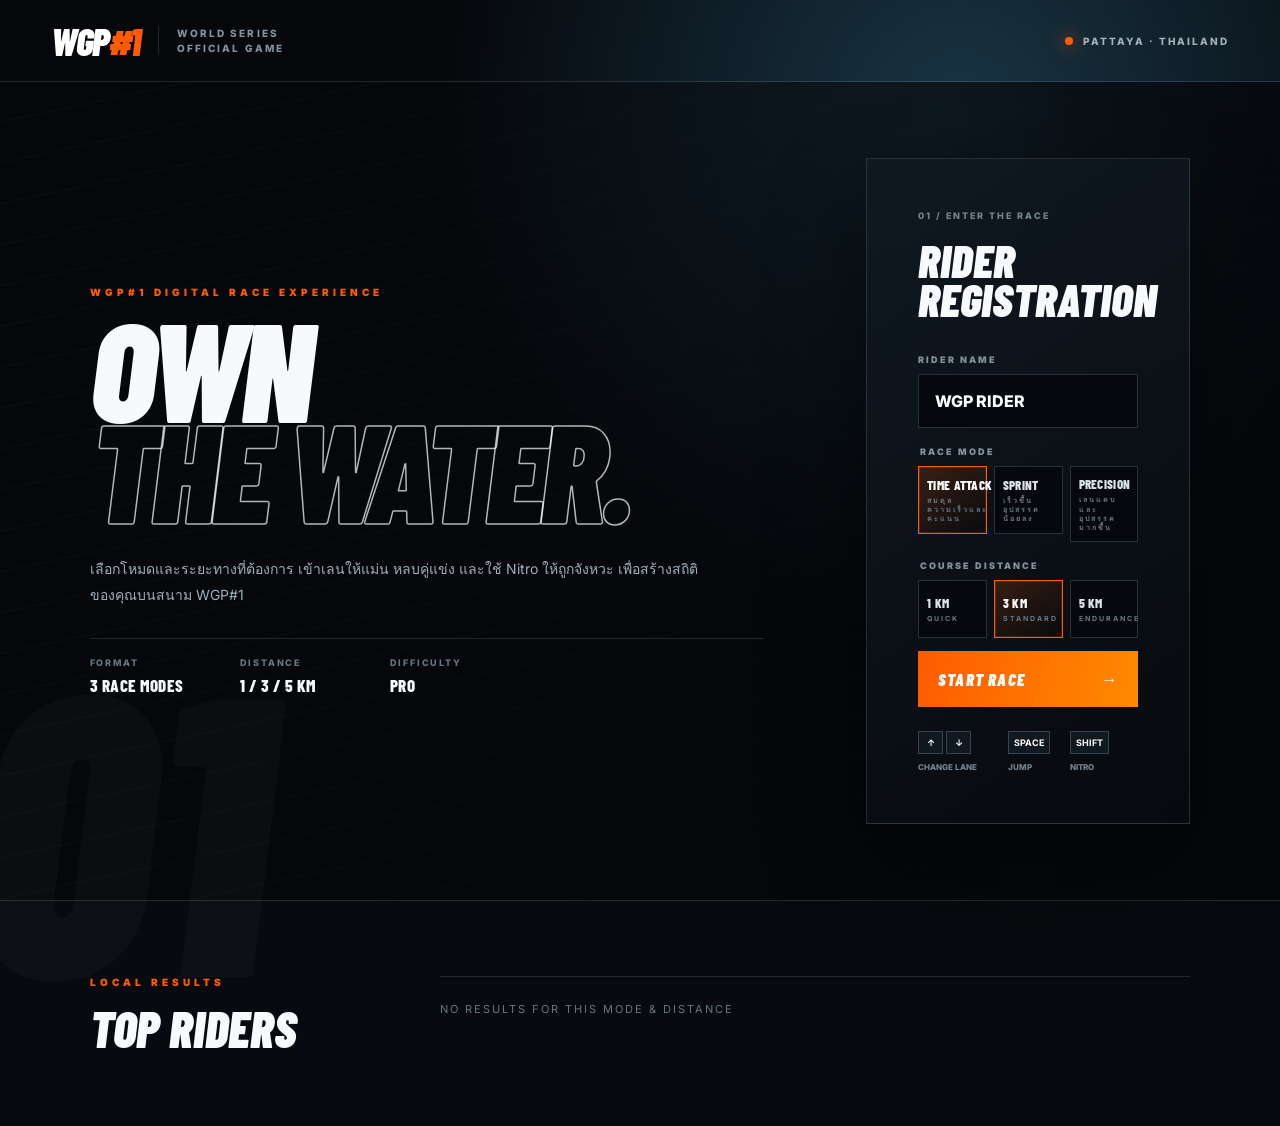
<file: index.html>
<!doctype html>
<html lang="th">
<head>
  <meta charset="utf-8">
  <meta name="viewport" content="width=device-width, initial-scale=1, viewport-fit=cover">
  <meta name="theme-color" content="#05070a">
  <meta name="description" content="WGP#1 World Series official Time Attack game experience">
  <title>WGP#1 — Time Attack</title>
  <link rel="preconnect" href="https://fonts.googleapis.com">
  <link rel="preconnect" href="https://fonts.gstatic.com" crossorigin>
  <link href="https://fonts.googleapis.com/css2?family=Barlow+Condensed:ital,wght@0,600;0,700;0,800;0,900;1,800;1,900&family=Inter:wght@500;600;700;800&display=swap" rel="stylesheet">
  <link rel="stylesheet" href="styles.css">
</head>
<body>
  <main class="app">
    <header class="topbar">
      <a class="brand" href="#" aria-label="WGP number one home">
        <span class="wordmark">WGP<span>#1</span></span>
        <span class="brand-copy">WORLD SERIES<br>OFFICIAL GAME</span>
      </a>
      <div class="event-status"><i></i><span>PATTAYA · THAILAND</span></div>
    </header>

    <section class="hero" id="homeScreen">
      <div class="hero-copy">
        <p class="kicker">WGP#1 DIGITAL RACE EXPERIENCE</p>
        <h1>OWN<br><em>THE WATER.</em></h1>
        <p class="intro">เลือกโหมดและระยะทางที่ต้องการ เข้าเลนให้แม่น หลบคู่แข่ง และใช้ Nitro ให้ถูกจังหวะ เพื่อสร้างสถิติของคุณบนสนาม WGP#1</p>
        <div class="race-specs" aria-label="Race information">
          <div><small>FORMAT</small><strong>3 RACE MODES</strong></div>
          <div><small>DISTANCE</small><strong>1 / 3 / 5 KM</strong></div>
          <div><small>DIFFICULTY</small><strong>PRO</strong></div>
        </div>
      </div>

      <div class="entry-card">
        <p class="step">01 / ENTER THE RACE</p>
        <h2>RIDER<br>REGISTRATION</h2>
        <label for="playerName">RIDER NAME</label>
        <input id="playerName" maxlength="14" value="WGP RIDER" autocomplete="off" spellcheck="false">
        <fieldset class="race-options">
          <legend>RACE MODE</legend>
          <div class="option-grid mode-options">
            <label><input type="radio" name="raceMode" value="time" checked><span><strong>TIME ATTACK</strong><small>สมดุลความเร็วและคะแนน</small></span></label>
            <label><input type="radio" name="raceMode" value="sprint"><span><strong>SPRINT</strong><small>เร็วขึ้น อุปสรรคน้อยลง</small></span></label>
            <label><input type="radio" name="raceMode" value="precision"><span><strong>PRECISION</strong><small>เลนแคบและอุปสรรคมากขึ้น</small></span></label>
          </div>
        </fieldset>
        <fieldset class="race-options distance-options">
          <legend>COURSE DISTANCE</legend>
          <div class="option-grid">
            <label><input type="radio" name="raceDistance" value="1000"><span><strong>1 KM</strong><small>QUICK</small></span></label>
            <label><input type="radio" name="raceDistance" value="3000" checked><span><strong>3 KM</strong><small>STANDARD</small></span></label>
            <label><input type="radio" name="raceDistance" value="5000"><span><strong>5 KM</strong><small>ENDURANCE</small></span></label>
          </div>
        </fieldset>
        <button class="primary-button" id="enterRace">START RACE <span>→</span></button>
        <div class="controls-preview">
          <p><kbd>↑</kbd><kbd>↓</kbd><span>CHANGE LANE</span></p>
          <p><kbd>SPACE</kbd><span>JUMP</span></p>
          <p><kbd>SHIFT</kbd><span>NITRO</span></p>
        </div>
      </div>
    </section>

    <section class="race-screen" id="raceScreen" aria-hidden="true">
      <div class="race-frame">
        <canvas id="game" width="1440" height="810" aria-label="WGP#1 jet ski racing game"></canvas>

        <div class="game-toolbar" aria-label="Game options">
          <button id="pauseGame" type="button" aria-label="Pause game" aria-pressed="false">Ⅱ</button>
          <button id="fullscreenGame" type="button" aria-label="Enter full screen">⛶</button>
        </div>

        <div class="hud hud-top">
          <div class="hud-block"><small>SPEED</small><strong id="speed">096</strong><span>KM/H</span></div>
          <div class="hud-block score-block"><small>SCORE</small><strong id="score">000000</strong></div>
          <div class="course-block"><small>COURSE PROGRESS</small><strong id="distance">0.00 / 3.00 KM</strong><div class="progress"><i id="courseBar"></i></div></div>
        </div>

        <div class="lane-indicator" id="laneIndicator" aria-live="polite"><small>CURRENT LANE</small><strong>2 / 3</strong></div>

        <div class="hud hud-bottom">
          <div class="nitro-panel"><div><small>NITRO</small><strong id="boostValue">30%</strong></div><div class="nitro-bar"><i id="boostBar"></i></div></div>
          <div class="race-callout" id="callout">PERFECT LINE +250</div>
          <div class="combo" id="combo">RACE READY</div>
        </div>

        <div class="countdown" id="countdown">3</div>

        <div class="touch-controls" aria-label="Touch controls">
          <div class="control-cluster steering-controls">
            <button data-action="lane-up" aria-label="Move to upper lane"><span>↑</span><small>LANE UP</small></button>
            <button data-action="lane-down" aria-label="Move to lower lane"><span>↓</span><small>LANE DOWN</small></button>
          </div>
          <div class="control-cluster action-controls">
            <button class="jump-button" data-action="jump" aria-label="Jump"><span>↑</span><small>JUMP</small></button>
            <button class="nitro-button" data-action="boost" aria-label="Use Nitro">NITRO</button>
          </div>
        </div>

        <div class="pause-screen" id="pauseScreen" aria-hidden="true">
          <p class="kicker">RACE CONTROL</p>
          <h2>PAUSED</h2>
          <button class="primary-button" id="resumeGame" type="button">RESUME RACE <span>▶</span></button>
          <button class="secondary-button" id="pauseHome" type="button">BACK TO HOME</button>
        </div>

        <div class="rotate-device" aria-hidden="true">
          <div class="rotate-icon">↻</div>
          <strong>ROTATE YOUR DEVICE</strong>
          <span>เล่นในแนวนอนเพื่อการควบคุมที่ดีที่สุด</span>
        </div>

        <div class="result-screen" id="resultScreen" aria-hidden="true">
          <p class="kicker">OFFICIAL RESULT</p>
          <h2 id="resultScore">000,000</h2>
          <p class="result-rider" id="resultRider">WGP RIDER</p>
          <div class="result-stats"><div><small>CLEAN PASSES</small><strong id="resultPasses">0</strong></div><div><small>TOP SPEED</small><strong id="resultSpeed">0 KM/H</strong></div><div><small>POSITION</small><strong id="resultPosition">#1</strong></div></div>
          <button class="primary-button" id="raceAgain">RACE AGAIN <span>↻</span></button>
          <button class="secondary-button" id="backHome">BACK TO HOME</button>
        </div>
      </div>
    </section>

    <section class="leaderboard-section" id="leaderboardSection">
      <div><p class="kicker">LOCAL RESULTS</p><h2>TOP RIDERS</h2></div>
      <div class="leaderboard" id="leaderboard"></div>
    </section>
  </main>
  <script src="game.js"></script>
</body>
</html>
</file>
<file: styles.css>
:root{--orange:#ff5b00;--orange-2:#ff8a00;--ink:#05070a;--panel:#0a1016;--muted:#8b9aa6;--line:rgba(255,255,255,.13);--white:#f7fafc}

*{box-sizing:border-box}
html{background:var(--ink);color:var(--white);font-family:Inter,Arial,sans-serif;overscroll-behavior:none}
body{margin:0;min-height:100vh;background:radial-gradient(circle at 75% 10%,#193444 0,transparent 38%),var(--ink);overscroll-behavior:none}
button,input{font:inherit}
.app{min-height:100vh;overflow:hidden}
.topbar{height:82px;display:flex;align-items:center;justify-content:space-between;padding:0 clamp(20px,4vw,64px);border-bottom:1px solid var(--line);position:relative;z-index:10}
.brand{display:flex;align-items:center;gap:18px;color:#fff;text-decoration:none}
.wordmark{font:900 italic 38px/1 "Barlow Condensed",sans-serif;letter-spacing:-1.5px}
.wordmark span{color:var(--orange)}
.brand-copy{border-left:1px solid var(--line);padding-left:18px;color:#82929e;font-size:10px;font-weight:800;line-height:1.45;letter-spacing:2.1px}
.event-status{display:flex;align-items:center;gap:10px;color:#a5b2ba;font-size:10px;font-weight:800;letter-spacing:2px}
.event-status i{width:8px;height:8px;border-radius:50%;background:var(--orange);box-shadow:0 0 18px var(--orange);animation:pulse 1.4s infinite}
@keyframes pulse{50%{opacity:.3}
}

.hero{min-height:calc(100vh - 82px);display:grid;grid-template-columns:minmax(0,1.35fr) minmax(320px,.65fr);align-items:center;gap:8vw;padding:7vh clamp(20px,7vw,110px);position:relative}
.hero:before{content:"";position:absolute;inset:0;background:linear-gradient(100deg,rgba(5,7,10,.08),rgba(5,7,10,.9)),repeating-linear-gradient(168deg,transparent 0 38px,rgba(255,255,255,.018) 39px 40px);pointer-events:none}
.hero:after{content:"01";position:absolute;left:-2vw;bottom:-13vh;font:900 italic min(31vw,460px)/1 "Barlow Condensed";color:rgba(255,255,255,.025);pointer-events:none}
.hero-copy,.entry-card{position:relative;z-index:1}
.kicker{color:var(--orange);font-size:10px;font-weight:900;letter-spacing:4px;margin:0 0 18px}
.hero h1{font:900 italic clamp(76px,11vw,176px)/.72 "Barlow Condensed";letter-spacing:-.045em;margin:0;text-transform:uppercase}
.hero h1 em{color:transparent;-webkit-text-stroke:1.5px rgba(255,255,255,.7);font-style:italic}
.intro{max-width:610px;color:#9eafb9;font-size:14px;line-height:1.85;margin:38px 0 30px}
.race-specs{display:flex;border-top:1px solid var(--line);max-width:680px}
.race-specs div{min-width:150px;padding:18px 30px 0 0}
.race-specs small,.result-stats small{display:block;color:#667783;font-size:9px;font-weight:800;letter-spacing:1.8px;margin-bottom:7px}
.race-specs strong{font:800 17px "Barlow Condensed";letter-spacing:.5px}
.entry-card{padding:clamp(28px,4vw,52px);background:linear-gradient(145deg,rgba(16,25,33,.98),rgba(7,10,14,.98));border:1px solid var(--line);box-shadow:0 40px 90px rgba(0,0,0,.45)}
.step{margin:0;color:#758691;font-size:9px;font-weight:800;letter-spacing:2px}
.entry-card h2{font:900 italic 46px/.84 "Barlow Condensed";margin:20px 0 36px}
.entry-card label{display:block;color:#82919b;font-size:9px;font-weight:900;letter-spacing:2px;margin-bottom:9px}
.entry-card input{width:100%;height:54px;padding:0 16px;background:#05080c;border:1px solid #26313a;color:#fff;font-weight:800;text-transform:uppercase;outline:0}
.entry-card input:focus{border-color:var(--orange)}
.race-options{border:0;padding:0;margin:18px 0 0;min-width:0}
.race-options legend{display:block;color:#82919b;font-size:9px;font-weight:900;letter-spacing:2px;margin-bottom:9px}
.option-grid{display:grid;grid-template-columns:repeat(3,1fr);gap:7px}
.option-grid label{margin:0;min-width:0;cursor:pointer}
.option-grid input{position:absolute;opacity:0;pointer-events:none;width:1px;height:1px}
.option-grid span{display:grid;align-content:center;min-height:58px;padding:9px 8px;border:1px solid #26313a;background:#05080c;transition:.18s}
.mode-options span{min-height:68px}
.option-grid strong{font:800 13px "Barlow Condensed";letter-spacing:.3px;color:#dbe4e9;white-space:nowrap}
.option-grid small{display:block;margin-top:3px;color:#697984;font-size:7px;line-height:1.3;font-weight:700}
.option-grid input:checked+span{border-color:var(--orange);background:linear-gradient(145deg,rgba(255,91,0,.18),#080b0f);box-shadow:inset 0 0 0 1px rgba(255,91,0,.2)}
.option-grid input:checked+span strong{color:#fff}
.primary-button{width:100%;border:0;background:linear-gradient(105deg,var(--orange),var(--orange-2));color:#fff;padding:17px 20px;margin-top:13px;display:flex;justify-content:space-between;align-items:center;font:900 italic 17px "Barlow Condensed";letter-spacing:1.2px;cursor:pointer;transition:.2s}
.primary-button:hover{filter:brightness(1.13);transform:translateY(-2px)}
.controls-preview{display:grid;grid-template-columns:1.2fr .8fr 1fr;gap:8px;margin-top:24px}
.controls-preview p{margin:0;color:#748591;font-size:8px;font-weight:800}
.controls-preview span{display:block;margin-top:8px}
.controls-preview kbd{display:inline-grid;place-items:center;min-width:25px;height:23px;margin-right:3px;padding:0 5px;border:1px solid #37444d;background:#111920;color:#fff;font:700 9px Inter}

.race-screen{display:none;position:fixed;inset:0;width:100vw;height:100vh;height:100dvh;background:#020407;z-index:20;overscroll-behavior:none}
.race-screen.active{display:grid;place-items:center}
.race-frame{width:100vw;height:100vh;height:100dvh;position:relative;overflow:hidden;isolation:isolate}
.race-frame canvas{width:100%;height:100%;display:block;object-fit:cover;touch-action:none}
.game-toolbar{position:absolute;z-index:4;top:max(14px,env(safe-area-inset-top));right:max(14px,env(safe-area-inset-right));display:flex;gap:8px}
.game-toolbar button{width:42px;height:42px;border:1px solid rgba(255,255,255,.25);border-radius:50%;background:rgba(3,7,10,.58);color:#fff;font:800 16px Inter;cursor:pointer;backdrop-filter:blur(9px);-webkit-backdrop-filter:blur(9px);touch-action:manipulation}
.game-toolbar button:active{background:var(--orange);transform:scale(.96)}
.hud{position:absolute;left:clamp(16px,3vw,50px);right:clamp(16px,3vw,50px);display:flex;pointer-events:none;text-shadow:0 3px 15px #000}
.hud-top{top:clamp(18px,3vw,45px);align-items:flex-start}
.hud-block{padding:7px 18px 9px;border-left:3px solid var(--orange);background:linear-gradient(90deg,rgba(3,6,9,.88),rgba(3,6,9,.15));min-width:145px}
.hud small{display:block;color:#a0b0ba;font-size:8px;font-weight:800;letter-spacing:2px}
.hud-block strong{font:900 39px/.92 "Barlow Condensed"}
.hud-block span{font-size:9px;color:#b0bdc5}
.score-block{margin-left:8px;border-left-color:#fff}
.course-block{width:min(330px,34vw);margin-left:auto;text-align:right}
.course-block strong{display:block;font:800 24px "Barlow Condensed";margin:5px 0}
.progress{height:4px;background:rgba(255,255,255,.18)}
.progress i{display:block;width:0;height:100%;background:var(--orange);box-shadow:0 0 13px var(--orange)}
.hud-bottom{bottom:clamp(20px,3vw,45px);align-items:flex-end}
.nitro-panel{width:min(300px,32vw)}
.nitro-panel>div:first-child{display:flex;justify-content:space-between;align-items:end;margin-bottom:6px}
.nitro-panel strong{font:800 17px "Barlow Condensed"}
.nitro-bar{height:9px;background:rgba(255,255,255,.17);transform:skewX(-16deg);overflow:hidden}
.nitro-bar i{display:block;width:30%;height:100%;background:linear-gradient(90deg,var(--orange),#ffd15b);box-shadow:0 0 18px var(--orange)}
.race-callout{opacity:0;margin-left:24px;color:#fff;font:900 italic 27px "Barlow Condensed";letter-spacing:1px;transform:translateY(8px);transition:.2s}
.race-callout.show{opacity:1;transform:none}
.combo{margin-left:auto;color:#fff;font:900 italic 18px "Barlow Condensed";letter-spacing:1px}
.countdown{position:absolute;inset:0;display:grid;place-items:center;opacity:0;pointer-events:none;font:900 italic clamp(100px,18vw,260px)/1 "Barlow Condensed";text-shadow:0 10px 50px #000}
.countdown.on{animation:count .62s ease}
.lane-indicator{position:absolute;z-index:3;left:clamp(16px,3vw,50px);top:50%;transform:translateY(-50%);padding:8px 11px;border-left:3px solid var(--orange);background:rgba(3,7,10,.58);pointer-events:none;text-shadow:0 2px 10px #000}
.lane-indicator small{display:block;color:#91a2ad;font-size:7px;font-weight:800;letter-spacing:1.3px}
.lane-indicator strong{display:block;margin-top:2px;font:900 18px "Barlow Condensed"}
@keyframes count{0%{opacity:0;transform:scale(1.5)}
25%{opacity:1}
100%{opacity:0;transform:scale(.75)}
}
.touch-controls{display:none;position:absolute;z-index:3;left:max(18px,env(safe-area-inset-left));right:max(18px,env(safe-area-inset-right));bottom:max(18px,env(safe-area-inset-bottom));justify-content:space-between;align-items:flex-end;pointer-events:none;user-select:none;-webkit-user-select:none}
.control-cluster{display:flex;align-items:flex-end;gap:10px}
.touch-controls button{pointer-events:auto;width:72px;height:72px;border:1px solid rgba(255,255,255,.38);border-radius:50%;background:rgba(3,7,10,.66);color:#fff;font-size:34px;box-shadow:0 9px 26px rgba(0,0,0,.32),inset 0 0 20px rgba(255,255,255,.04);backdrop-filter:blur(9px);-webkit-backdrop-filter:blur(9px);touch-action:none;-webkit-tap-highlight-color:transparent}
.touch-controls button.active,.touch-controls button:active{border-color:#fff;background:rgba(255,91,0,.9);transform:scale(.94)}
.touch-controls .jump-button{display:grid;place-items:center;align-content:center;font-size:25px;line-height:1}
.steering-controls{flex-direction:column}
.steering-controls button{display:grid;place-items:center;align-content:center;font-size:23px;line-height:1}
.steering-controls button small{font-size:7px;font-weight:900;letter-spacing:.6px;margin-top:3px}
.touch-controls .jump-button small{font-size:8px;font-weight:900;letter-spacing:1px;margin-top:3px}
.touch-controls .nitro-button{width:86px;height:86px;background:linear-gradient(145deg,rgba(255,122,0,.95),rgba(220,48,0,.9));font-size:12px;font-weight:900;letter-spacing:.8px;box-shadow:0 0 24px rgba(255,91,0,.28)}
.pause-screen{position:absolute;inset:0;z-index:8;display:none;place-items:center;align-content:center;padding:24px;text-align:center;background:radial-gradient(circle,rgba(8,22,31,.72),rgba(2,4,7,.96));backdrop-filter:blur(8px);-webkit-backdrop-filter:blur(8px)}
.pause-screen.active{display:grid}
.pause-screen h2{font:900 italic clamp(76px,14vw,160px)/.8 "Barlow Condensed";margin:6px 0 25px}
.pause-screen .primary-button{width:min(390px,90vw)}
.rotate-device{display:none;position:absolute;inset:0;z-index:20;place-items:center;align-content:center;gap:10px;padding:25px;text-align:center;background:radial-gradient(circle at 50% 35%,#153748,#030609 70%)}
.rotate-icon{font-size:58px;color:var(--orange);animation:rotateHint 1.8s ease-in-out infinite}
.rotate-device strong{font:900 italic 30px "Barlow Condensed";letter-spacing:1px}
.rotate-device span{color:#9dafb9;font-size:12px}
@keyframes rotateHint{50%{transform:rotate(90deg)}}
.result-screen{position:absolute;inset:0;display:none;place-items:center;align-content:center;padding:25px;text-align:center;background:radial-gradient(circle,rgba(8,22,31,.65),rgba(2,4,7,.96));z-index:5}
.result-screen.active{display:grid}
.result-screen h2{font:900 italic clamp(76px,12vw,150px)/.8 "Barlow Condensed";margin:5px 0;color:#fff}
.result-rider{font:900 italic 28px "Barlow Condensed";color:var(--orange);margin:12px 0 28px}
.result-stats{display:grid;grid-template-columns:repeat(3,130px);border:1px solid var(--line);margin-bottom:18px}
.result-stats div{padding:14px;border-right:1px solid var(--line)}
.result-stats div:last-child{border:0}
.result-stats strong{font:800 19px "Barlow Condensed"}
.result-screen .primary-button{max-width:390px;margin-inline:auto}
.secondary-button{border:0;background:transparent;color:#8596a1;padding:13px;font-size:9px;font-weight:800;letter-spacing:2px;cursor:pointer}

.leaderboard-section{padding:75px clamp(20px,7vw,110px);display:grid;grid-template-columns:280px 1fr;gap:70px;border-top:1px solid var(--line);background:#070a0e}
.leaderboard-section h2{font:900 italic 50px/.9 "Barlow Condensed";margin:0}
.leaderboard{display:grid;grid-template-columns:repeat(5,1fr);border-top:1px solid var(--line)}
.leader-entry{padding:18px 15px;border-right:1px solid var(--line)}
.leader-entry small{display:block;color:#667783;font:800 10px Inter;margin-bottom:15px}
.leader-entry strong{display:block;font:800 19px "Barlow Condensed";white-space:nowrap;overflow:hidden;text-overflow:ellipsis}
.leader-entry span{display:block;color:var(--orange);font:800 25px "Barlow Condensed";margin-top:5px}
.leader-empty{grid-column:1/-1;color:#667783;padding:25px 0;font-size:11px;letter-spacing:2px}

@media(max-width:900px){.hero{grid-template-columns:1fr;gap:50px;padding-top:55px}
.hero-copy{max-width:720px}
.entry-card{max-width:600px;width:100%}
.leaderboard-section{grid-template-columns:1fr;gap:30px}
.leaderboard{grid-template-columns:repeat(3,1fr)}
.leader-entry:nth-child(n+4){display:none}
}

@media(max-width:650px){.topbar{height:62px;padding:0 15px}
.wordmark{font-size:30px}
.brand-copy,.event-status span{display:none}
.hero{min-height:calc(100vh - 62px);padding:44px 17px}
.hero h1{font-size:70px}
.intro{font-size:12px;margin:28px 0 20px}
.race-specs{justify-content:space-between}
.race-specs div{min-width:0;padding-right:8px}
.entry-card{padding:28px 22px}
.option-grid strong{font-size:12px}
.mode-options small{display:none}
.controls-preview{display:none}
.leaderboard-section{padding:50px 18px}
.leaderboard{grid-template-columns:1fr}
.leader-entry{display:flex!important;align-items:center;justify-content:space-between;border-right:0;border-bottom:1px solid var(--line)}
.leader-entry small{margin:0}
.leader-entry span{margin:0}
.hud-block{min-width:92px;padding:5px 8px}
.hud-block strong{font-size:25px}
.score-block{display:none}
.course-block{width:47vw}
.course-block strong{font-size:17px}
.hud-bottom{bottom:14px}
.nitro-panel{width:165px}
.race-callout{position:absolute;left:0;bottom:38px;font-size:19px;margin:0}
.combo{font-size:14px}
.result-stats{grid-template-columns:repeat(3,1fr);width:100%;max-width:390px}
.result-stats div{padding:11px 4px}
.result-stats strong{font-size:15px}
}

@media(pointer:coarse){
body.racing{position:fixed;inset:0;overflow:hidden}
.touch-controls{display:flex}
.hud-bottom{bottom:max(116px,calc(env(safe-area-inset-bottom) + 104px))}
.game-toolbar button{width:46px;height:46px}
}

@media(pointer:coarse) and (orientation:landscape) and (max-height:600px){
.hud-top{top:max(10px,env(safe-area-inset-top));left:max(12px,env(safe-area-inset-left));right:max(118px,calc(env(safe-area-inset-right) + 104px))}
.hud-block{min-width:92px;padding:4px 9px}
.hud-block strong{font-size:27px}
.course-block{width:min(250px,34vw)}
.course-block strong{font-size:17px}
.hud-bottom{left:calc(max(18px,env(safe-area-inset-left)) + 165px);right:calc(max(18px,env(safe-area-inset-right)) + 184px);bottom:max(20px,env(safe-area-inset-bottom))}
.nitro-panel{width:min(190px,24vw)}
.race-callout{font-size:19px}
.combo{font-size:14px}
.touch-controls button{width:68px;height:68px}
.touch-controls .nitro-button{width:80px;height:80px}
}

@media(pointer:coarse) and (orientation:portrait) and (max-width:1024px){
.rotate-device{display:grid}
}

@media(prefers-reduced-motion:reduce){*,*:before,*:after{animation-duration:.01ms!important;animation-iteration-count:1!important;transition-duration:.01ms!important}}
</file>
